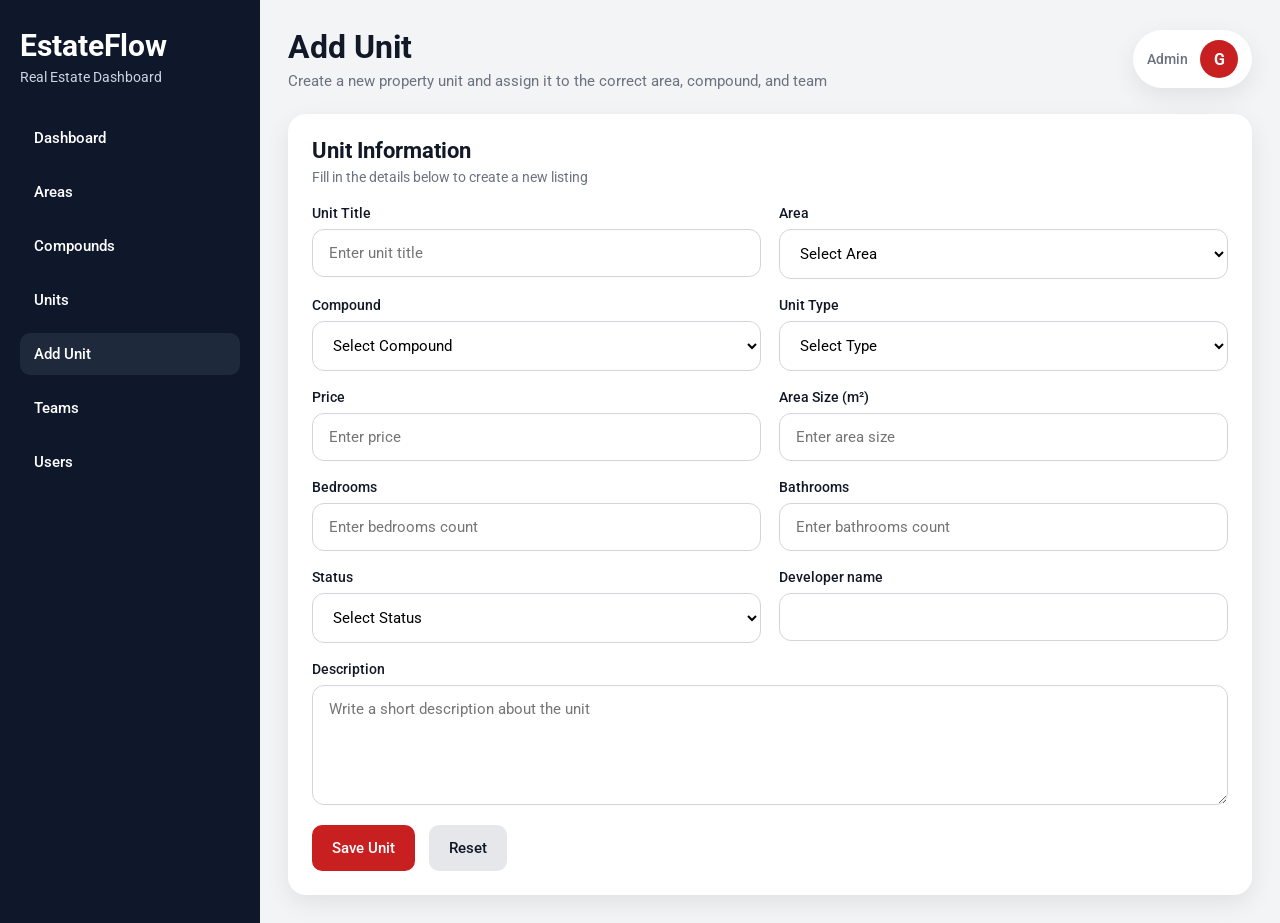
<file: add-unit.html>
<!DOCTYPE html>
<html lang="en">

<head>
  <meta charset="UTF-8" />
  <meta name="viewport" content="width=device-width, initial-scale=1.0" />
  <title>EstateFlow | Add Unit</title>

  <link rel="preconnect" href="https://fonts.googleapis.com" />
  <link rel="preconnect" href="https://fonts.gstatic.com" crossorigin />
  <link href="https://fonts.googleapis.com/css2?family=Roboto:wght@300;400;500;700&display=swap" rel="stylesheet" />

  <link rel="stylesheet" href="css/global.css" />
  <link rel="stylesheet" href="css/add-unit.css" />
</head>

<body>
  <div class="page-layout">
    <aside class="sidebar">
      <div class="sidebar-top">
        <h2 class="logo">EstateFlow</h2>
        <p class="sidebar-subtitle">Real Estate Dashboard</p>
      </div>

      <nav class="sidebar-nav">
        <ul>
          <li><a href="dashboard.html">Dashboard</a></li>
          <li><a href="areas.html">Areas</a></li>
          <li><a href="compounds.html">Compounds</a></li>
          <li><a href="units.html">Units</a></li>
          <li><a href="add-unit.html" class="active">Add Unit</a></li>
          <li><a href="teams.html">Teams</a></li>
          <li><a href="users.html">Users</a></li>
        </ul>
      </nav>
    </aside>

    <main class="main-content">
      <header class="topbar">
        <div class="topbar-text">
          <h1>Add Unit</h1>
          <p>Create a new property unit and assign it to the correct area, compound, and team</p>
        </div>

        <div class="user-box">
          <span class="user-role">Admin</span>
          <div class="user-avatar">G</div>
        </div>
      </header>

      <section class="form-section">
        <div class="section-header">
          <h2>Unit Information</h2>
          <p>Fill in the details below to create a new listing</p>
        </div>

        <form class="unit-form">
          <div class="form-grid">
            <div class="form-group">
              <label for="unit-title">Unit Title</label>
              <input type="text" id="unit-title" placeholder="Enter unit title" />
            </div>

            <div class="form-group">
              <label for="area">Area</label>
              <select id="area" class="toggle-other" data-target="other-area-group">
                <option value="">Select Area</option>
                <option value="New Cairo">New Cairo</option>
                <option value="Sheikh Zayed">Sheikh Zayed</option>
                <option value="October">October</option>
                <option value="North Coast">North Coast</option>
                <option value="other">+ Add New Area</option>
              </select>
            </div>

            <div class="form-group hidden" id="other-area-group">
              <label for="other-area">Add New Area</label>
              <input type="text" id="other-area" placeholder="Enter new area name" />
            </div>

            <div class="form-group">
              <label for="compound">Compound</label>
              <select id="compound" class="toggle-other" data-target="other-compound-group">
                <option value="">Select Compound</option>
                <option value="Mivida">Mivida</option>
                <option value="Mountain View">Mountain View</option>
                <option value="Palm Hills">Palm Hills</option>
                <option value="Marassi">Marassi</option>
                <option value="other">+ Add New Compound</option>
              </select>
            </div>

            <div class="form-group hidden" id="other-compound-group">
              <label for="other-compound">Add New Compound</label>
              <input type="text" id="other-compound" placeholder="Enter new compound name" />
            </div>

            <div class="form-group">
              <label for="unit-type">Unit Type</label>
              <select id="unit-type" class="toggle-other" data-target="other-type-group">
                <option value="">Select Type</option>
                <option value="Apartment">Apartment</option>
                <option value="Villa">Villa</option>
                <option value="Townhouse">Townhouse</option>
                <option value="Twin House">Twin House</option>
                <option value="Chalet">Chalet</option>
                <option value="Standalone">Standalone</option>
                <option value="other">+ Add New Type</option>
              </select>
            </div>

            <div class="form-group hidden" id="other-type-group">
              <label for="other-type">Add New Type</label>
              <input type="text" id="other-type" placeholder="Enter new unit type" />
            </div>

            <div class="form-group">
              <label for="price">Price</label>
              <input type="number" id="price" placeholder="Enter price" min="0" />
            </div>

            <div class="form-group">
              <label for="area-size">Area Size (m²)</label>
              <input type="number" id="area-size" placeholder="Enter area size" min="0" />
            </div>

            <div class="form-group">
              <label for="bedrooms">Bedrooms</label>
              <input type="number" id="bedrooms" placeholder="Enter bedrooms count" min="0" />
            </div>

            <div class="form-group">
              <label for="bathrooms">Bathrooms</label>
              <input type="number" id="bathrooms" placeholder="Enter bathrooms count" min="0" />
            </div>

            <div class="form-group">
              <label for="status">Status</label>
              <select id="status">
                <option value="">Select Status</option>
                <option value="Available">Available</option>
                <option value="Sold">Sold</option>
                <option value="Reserved">Reserved</option>
              </select>
            </div>

            <div class="form-group">
              <label for="team">Developer name</label>
              <input type="text">
            </div>

            <div class="form-group hidden" id="other-team-group">
              <label for="other-team">Add New Team</label>
              <input type="text" id="other-team" placeholder="Enter new team name" />
            </div>

            <div class="form-group full-width">
              <label for="description">Description</label>
              <textarea id="description" rows="5" placeholder="Write a short description about the unit"></textarea>
            </div>
          </div>

          <div class="form-actions">
            <button type="submit" class="primary-btn">Save Unit</button>
            <button type="reset" class="secondary-btn">Reset</button>
          </div>
        </form>
      </section>
    </main>
  </div>

  <script>
    document.addEventListener("DOMContentLoaded", () => {
      const toggleSelects = document.querySelectorAll('.toggle-other');

      toggleSelects.forEach(select => {
        select.addEventListener('change', (e) => {
          const targetId = e.target.getAttribute('data-target');
          const targetElement = document.getElementById(targetId);

          if (e.target.value === "other") {
            targetElement.classList.remove("hidden");
          } else {
            targetElement.classList.add("hidden");
          }
        });
      });
    });
  </script>
</body>

</html>
</file>
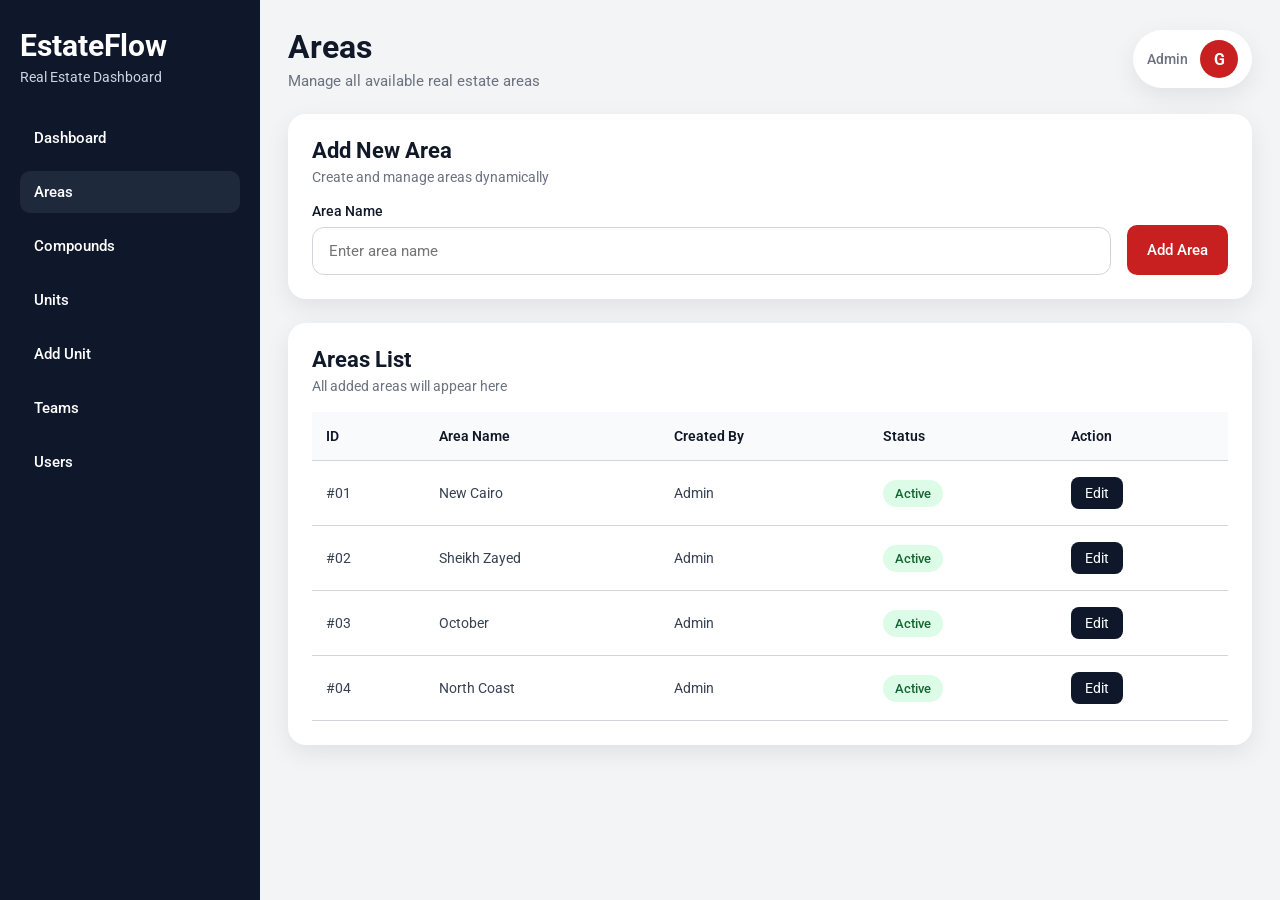
<file: areas.html>
<!DOCTYPE html>
<html lang="en">

<head>
  <meta charset="UTF-8" />
  <meta name="viewport" content="width=device-width, initial-scale=1.0" />
  <title>EstateFlow | Areas</title>

  <link rel="preconnect" href="https://fonts.googleapis.com" />
  <link rel="preconnect" href="https://fonts.gstatic.com" crossorigin />
  <link href="https://fonts.googleapis.com/css2?family=Roboto:wght@300;400;500;700&display=swap" rel="stylesheet" />

  <link rel="stylesheet" href="css/global.css" />
  <link rel="stylesheet" href="css/areas.css" />
</head>

<body>
  <div class="page-layout">
    <aside class="sidebar">
      <div class="sidebar-top">
        <h2 class="logo">EstateFlow</h2>
        <p class="sidebar-subtitle">Real Estate Dashboard</p>
      </div>

      <nav class="sidebar-nav">
        <ul>
          <li><a href="dashboard.html">Dashboard</a></li>
          <li><a href="areas.html" class="active">Areas</a></li>
          <li><a href="compounds.html">Compounds</a></li>
          <li><a href="units.html">Units</a></li>
          <li><a href="add-unit.html">Add Unit</a></li>
          <li><a href="teams.html">Teams</a></li>
          <li><a href="users.html">Users</a></li>
        </ul>
      </nav>
    </aside>

    <main class="main-content">
      <header class="topbar">
        <div class="topbar-text">
          <h1>Areas</h1>
          <p>Manage all available real estate areas</p>
        </div>

        <div class="user-box">
          <span class="user-role">Admin</span>
          <div class="user-avatar">G</div>
        </div>
      </header>

      <section class="form-section">
        <div class="section-header">
          <h2>Add New Area</h2>
          <p>Create and manage areas dynamically</p>
        </div>

        <form class="area-form">
          <div class="form-group">
            <label for="area-name">Area Name</label>
            <input type="text" id="area-name" placeholder="Enter area name" required />
          </div>

          <button type="submit" class="primary-btn">Add Area</button>
        </form>
      </section>

      <section class="table-section">
        <div class="section-header">
          <h2>Areas List</h2>
          <p>All added areas will appear here</p>
        </div>

        <div class="table-wrapper">
          <table>
            <caption class="sr-only">List of all active real estate areas</caption>
            <thead>
              <tr>
                <th>ID</th>
                <th>Area Name</th>
                <th>Created By</th>
                <th>Status</th>
                <th>Action</th>
              </tr>
            </thead>
            <tbody>
              <tr>
                <td>#01</td>
                <td>New Cairo</td>
                <td>Admin</td>
                <td><span class="status active-status">Active</span></td>
                <td><button class="table-btn">Edit</button></td>
              </tr>
              <tr>
                <td>#02</td>
                <td>Sheikh Zayed</td>
                <td>Admin</td>
                <td><span class="status active-status">Active</span></td>
                <td><button class="table-btn">Edit</button></td>
              </tr>
              <tr>
                <td>#03</td>
                <td>October</td>
                <td>Admin</td>
                <td><span class="status active-status">Active</span></td>
                <td><button class="table-btn">Edit</button></td>
              </tr>
              <tr>
                <td>#04</td>
                <td>North Coast</td>
                <td>Admin</td>
                <td><span class="status active-status">Active</span></td>
                <td><button class="table-btn">Edit</button></td>
              </tr>
            </tbody>
          </table>
        </div>
      </section>
    </main>
  </div>
</body>

</html>
</file>
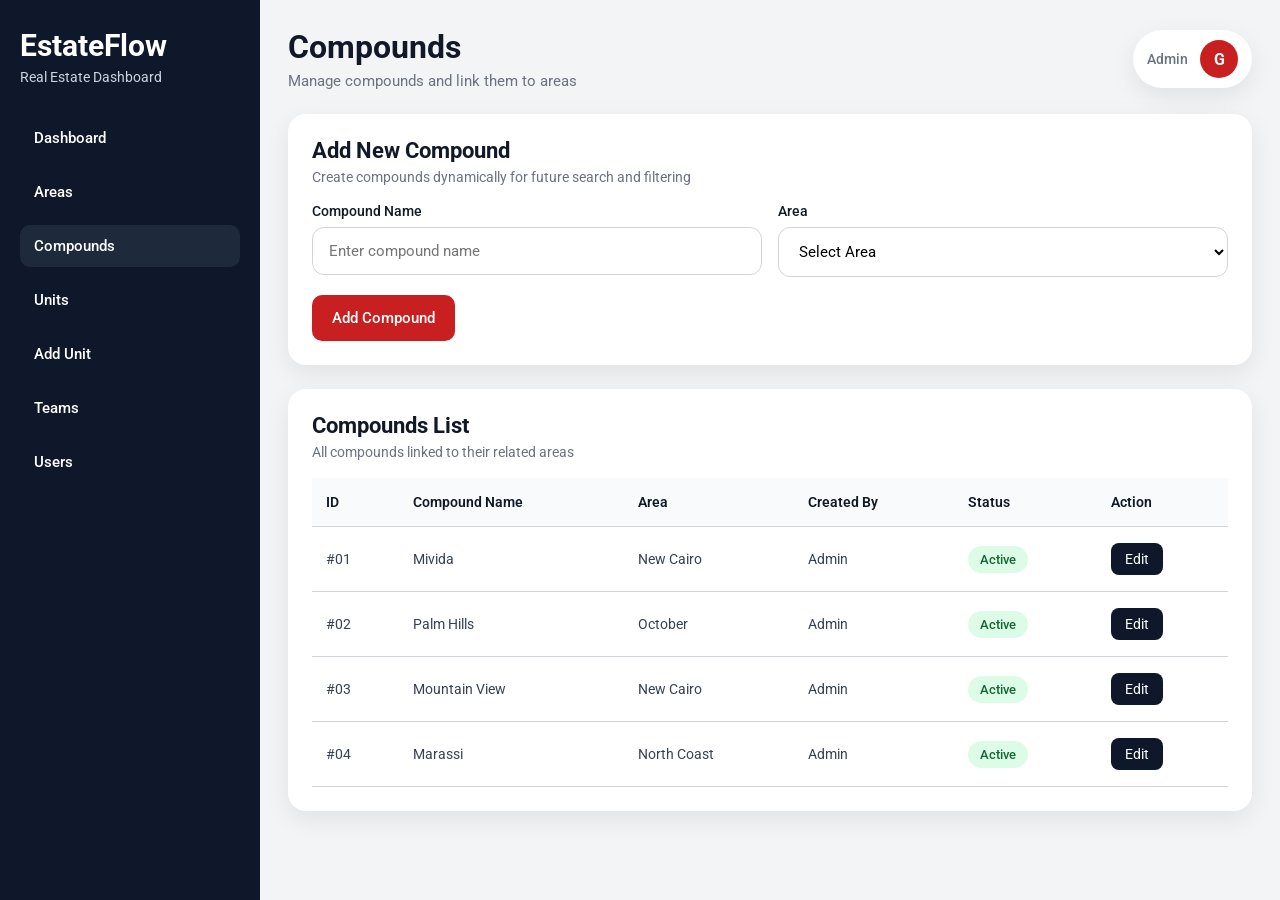
<file: compounds.html>
<!DOCTYPE html>
<html lang="en">

<head>
  <meta charset="UTF-8" />
  <meta name="viewport" content="width=device-width, initial-scale=1.0" />
  <title>EstateFlow | Compounds</title>

  <link rel="preconnect" href="https://fonts.googleapis.com" />
  <link rel="preconnect" href="https://fonts.gstatic.com" crossorigin />
  <link href="https://fonts.googleapis.com/css2?family=Roboto:wght@300;400;500;700&display=swap" rel="stylesheet" />

  <link rel="stylesheet" href="css/global.css" />
  <link rel="stylesheet" href="css/compounds.css" />
</head>

<body>
  <div class="page-layout">
    <aside class="sidebar">
      <div class="sidebar-top">
        <h2 class="logo">EstateFlow</h2>
        <p class="sidebar-subtitle">Real Estate Dashboard</p>
      </div>

      <nav class="sidebar-nav">
        <ul>
          <li><a href="dashboard.html">Dashboard</a></li>
          <li><a href="areas.html">Areas</a></li>
          <li><a href="compounds.html" class="active">Compounds</a></li>
          <li><a href="units.html">Units</a></li>
          <li><a href="add-unit.html">Add Unit</a></li>
          <li><a href="teams.html">Teams</a></li>
          <li><a href="users.html">Users</a></li>
        </ul>
      </nav>
    </aside>

    <main class="main-content">
      <header class="topbar">
        <div class="topbar-text">
          <h1>Compounds</h1>
          <p>Manage compounds and link them to areas</p>
        </div>

        <div class="user-box">
          <span class="user-role">Admin</span>
          <div class="user-avatar">G</div>
        </div>
      </header>

      <section class="form-section">
        <div class="section-header">
          <h2>Add New Compound</h2>
          <p>Create compounds dynamically for future search and filtering</p>
        </div>

        <form class="compound-form">
          <div class="form-grid">
            <div class="form-group">
              <label for="compound-name">Compound Name</label>
              <input type="text" id="compound-name" placeholder="Enter compound name" required />
            </div>

            <div class="form-group">
              <label for="area">Area</label>
              <select id="area" class="toggle-other" data-target="other-area-group">
                <option value="">Select Area</option>
                <option value="New Cairo">New Cairo</option>
                <option value="Sheikh Zayed">Sheikh Zayed</option>
                <option value="October">October</option>
                <option value="North Coast">North Coast</option>
                <option value="other">+ Add New Area</option>
              </select>
            </div>
          </div>

          <div class="form-group hidden" id="other-area-group">
            <label for="other-area">Add New Area</label>
            <input type="text" id="other-area" placeholder="Enter new area name" />
          </div>

          <button type="submit" class="primary-btn">Add Compound</button>
        </form>
      </section>

      <section class="table-section">
        <div class="section-header">
          <h2>Compounds List</h2>
          <p>All compounds linked to their related areas</p>
        </div>

        <div class="table-wrapper">
          <table>
            <caption class="sr-only">List of all active real estate compounds and their associated areas</caption>
            <thead>
              <tr>
                <th>ID</th>
                <th>Compound Name</th>
                <th>Area</th>
                <th>Created By</th>
                <th>Status</th>
                <th>Action</th>
              </tr>
            </thead>
            <tbody>
              <tr>
                <td>#01</td>
                <td>Mivida</td>
                <td>New Cairo</td>
                <td>Admin</td>
                <td><span class="status active-status">Active</span></td>
                <td><button class="table-btn">Edit</button></td>
              </tr>
              <tr>
                <td>#02</td>
                <td>Palm Hills</td>
                <td>October</td>
                <td>Admin</td>
                <td><span class="status active-status">Active</span></td>
                <td><button class="table-btn">Edit</button></td>
              </tr>
              <tr>
                <td>#03</td>
                <td>Mountain View</td>
                <td>New Cairo</td>
                <td>Admin</td>
                <td><span class="status active-status">Active</span></td>
                <td><button class="table-btn">Edit</button></td>
              </tr>
              <tr>
                <td>#04</td>
                <td>Marassi</td>
                <td>North Coast</td>
                <td>Admin</td>
                <td><span class="status active-status">Active</span></td>
                <td><button class="table-btn">Edit</button></td>
              </tr>
            </tbody>
          </table>
        </div>
      </section>
    </main>
  </div>
  <script>
    document.addEventListener("DOMContentLoaded", () => {
      const toggleSelects = document.querySelectorAll('.toggle-other');

      toggleSelects.forEach(select => {
        select.addEventListener('change', (e) => {
          const targetId = e.target.getAttribute('data-target');
          const targetElement = document.getElementById(targetId);

          if (e.target.value === "other") {
            targetElement.classList.remove("hidden");
          } else {
            targetElement.classList.add("hidden");
          }
        });
      });
    });
  </script>
</body>

</html>
</file>
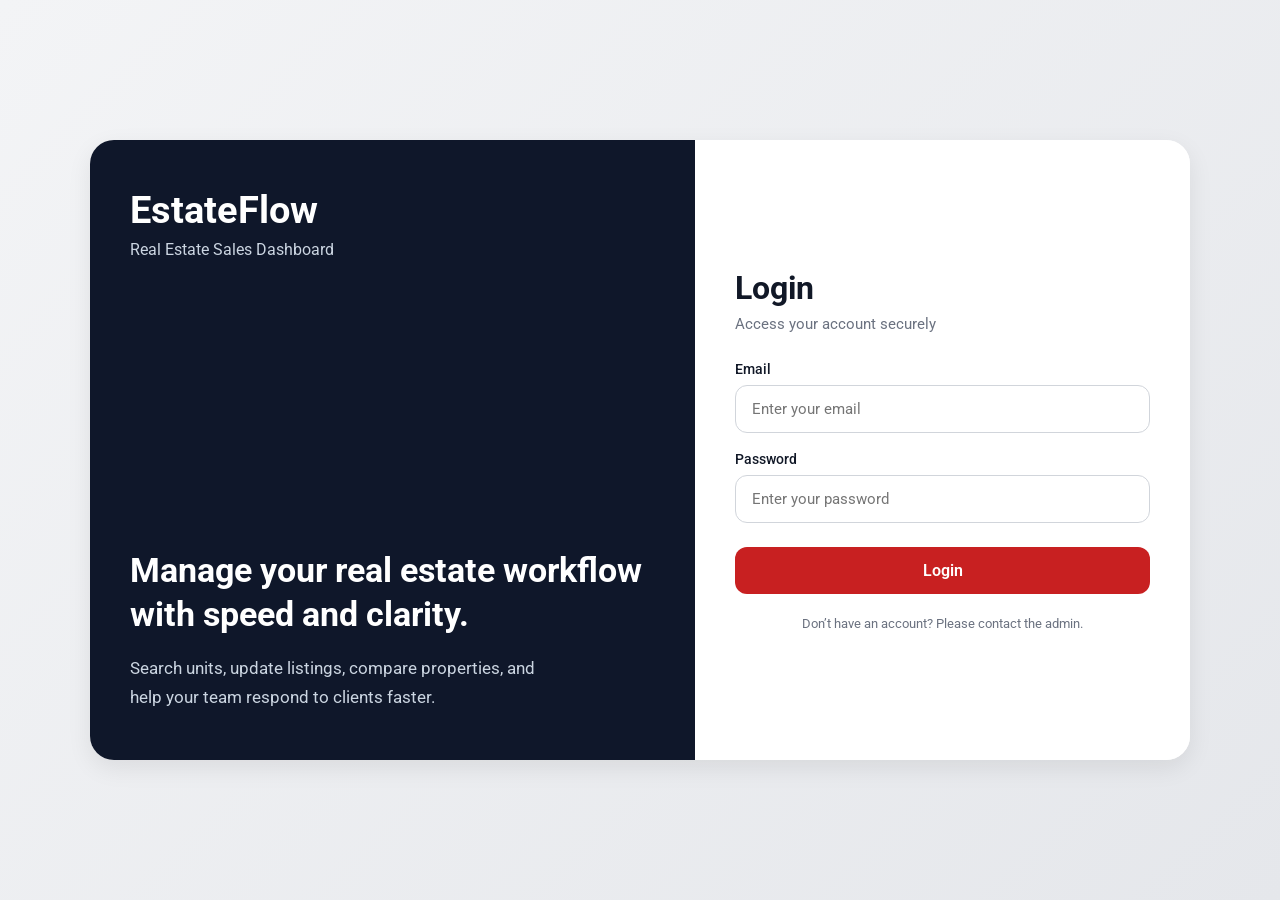
<file: login.html>
<!DOCTYPE html>
<html lang="en">
<head>
  <meta charset="UTF-8" />
  <meta name="viewport" content="width=device-width, initial-scale=1.0" />
  <title>EstateFlow | Login</title>

  <link rel="preconnect" href="https://fonts.googleapis.com" />
  <link rel="preconnect" href="https://fonts.gstatic.com" crossorigin />
  <link
    href="https://fonts.googleapis.com/css2?family=Roboto:wght@300;400;500;700&display=swap"
    rel="stylesheet"
  />

  <link rel="stylesheet" href="css/global.css" />
  <link rel="stylesheet" href="css/login.css" />
</head>
<body>
  <div class="login-page">
    <div class="login-wrapper">

      <div class="login-left">
        <div class="brand-box">
          <h1>EstateFlow</h1>
          <p>Real Estate Sales Dashboard</p>
        </div>

        <div class="login-text">
          <h2>Manage your real estate workflow with speed and clarity.</h2>
          <p>
            Search units, update listings, compare properties, and help your
            team respond to clients faster.
          </p>
        </div>
      </div>

      <div class="login-right">
        <div class="login-card">
          <div class="card-header">
            <h2>Login</h2>
            <p>Access your account securely</p>
          </div>

          <form class="login-form">
            <div class="input-group">
              <label for="email">Email</label>
              <input
                type="email"
                id="email"
                name="email"
                placeholder="Enter your email"
              />
            </div>

            <div class="input-group">
              <label for="password">Password</label>
              <input
                type="password"
                id="password"
                name="password"
                placeholder="Enter your password"
              />
            </div>

            <button type="submit" class="login-btn">Login</button>

            <p class="login-note">
              Don’t have an account? Please contact the admin.
            </p>
          </form>
        </div>
      </div>

    </div>
  </div>
</body>
</html>
</file>
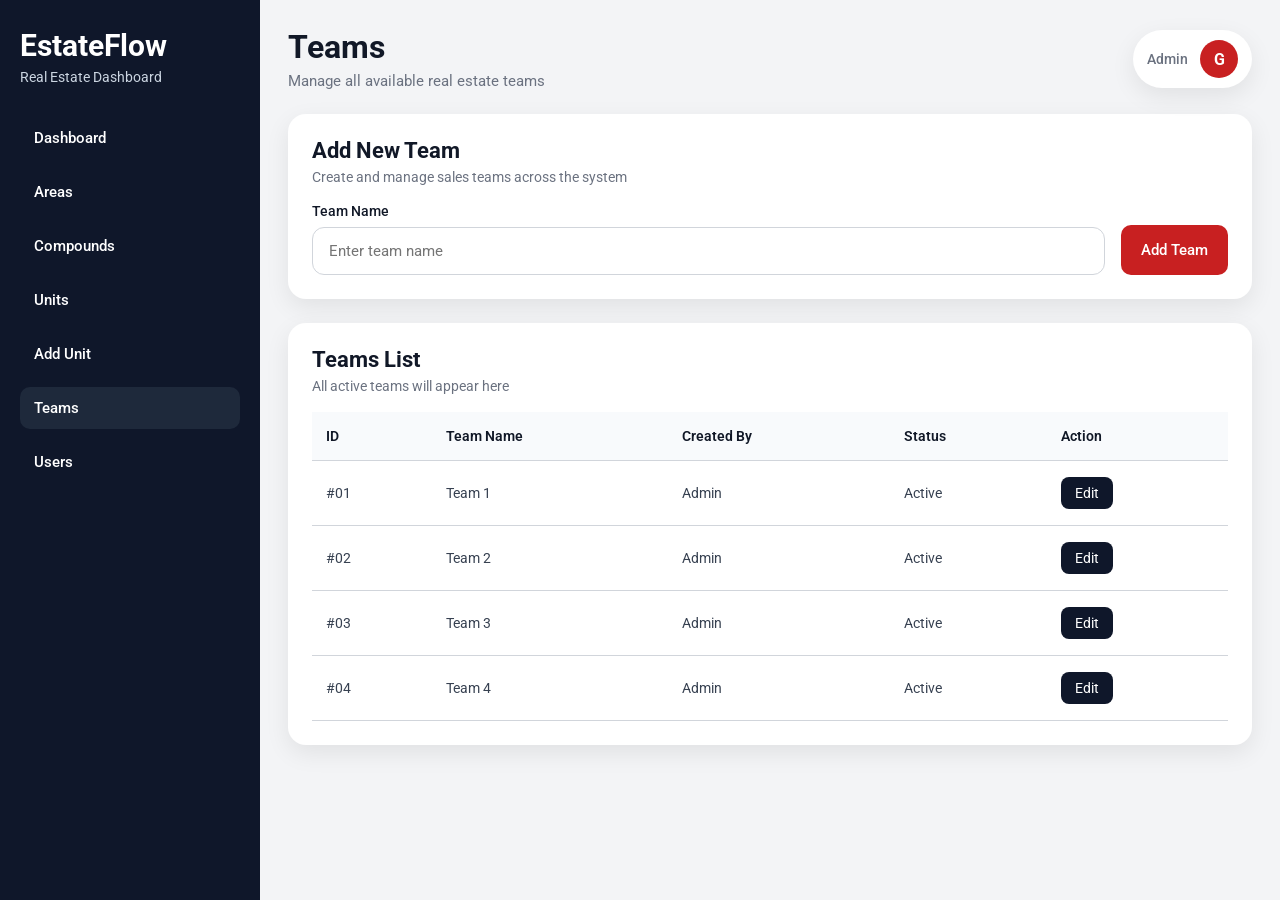
<file: teams.html>
<!DOCTYPE html>
<html lang="en">

<head>
  <meta charset="UTF-8" />
  <meta name="viewport" content="width=device-width, initial-scale=1.0" />
  <title>EstateFlow | Teams</title>

  <link rel="preconnect" href="https://fonts.googleapis.com" />
  <link rel="preconnect" href="https://fonts.gstatic.com" crossorigin />
  <link href="https://fonts.googleapis.com/css2?family=Roboto:wght@300;400;500;700&display=swap" rel="stylesheet" />

  <link rel="stylesheet" href="css/global.css" />
  <link rel="stylesheet" href="css/teams.css" />
</head>

<body>
  <div class="page-layout">
    <aside class="sidebar">
      <div class="sidebar-top">
        <h2 class="logo">EstateFlow</h2>
        <p class="sidebar-subtitle">Real Estate Dashboard</p>
      </div>

      <nav class="sidebar-nav">
        <ul>
          <li><a href="dashboard.html">Dashboard</a></li>
          <li><a href="areas.html">Areas</a></li>
          <li><a href="compounds.html">Compounds</a></li>
          <li><a href="units.html">Units</a></li>
          <li><a href="add-unit.html">Add Unit</a></li>
          <li><a href="teams.html" class="active">Teams</a></li>
          <li><a href="users.html">Users</a></li>
        </ul>
      </nav>
    </aside>

    <main class="main-content">
      <header class="topbar">
        <div class="topbar-text">
          <h1>Teams</h1>
          <p>Manage all available real estate teams</p>
        </div>

        <div class="user-box">
          <span class="user-role">Admin</span>
          <div class="user-avatar">G</div>
        </div>
      </header>

      <section class="form-section">
        <div class="section-header">
          <h2>Add New Team</h2>
          <p>Create and manage sales teams across the system</p>
        </div>

        <form class="team-form">
          <div class="form-group">
            <label for="team-name">Team Name</label>
            <input type="text" id="team-name" placeholder="Enter team name" required />
          </div>

          <button type="submit" class="primary-btn">Add Team</button>
        </form>
      </section>

      <section class="table-section">
        <div class="section-header">
          <h2>Teams List</h2>
          <p>All active teams will appear here</p>
        </div>

        <div class="table-wrapper">
          <table>
            <caption class="sr-only">List of all real estate teams</caption>
            <thead>
              <tr>
                <th>ID</th>
                <th>Team Name</th>
                <th>Created By</th>
                <th>Status</th>
                <th>Action</th>
              </tr>
            </thead>
            <tbody>
              <tr>
                <td>#01</td>
                <td>Team 1</td>
                <td>Admin</td>
                <td><span class="status active-status">Active</span></td>
                <td><button class="table-btn">Edit</button></td>
              </tr>
              <tr>
                <td>#02</td>
                <td>Team 2</td>
                <td>Admin</td>
                <td><span class="status active-status">Active</span></td>
                <td><button class="table-btn">Edit</button></td>
              </tr>
              <tr>
                <td>#03</td>
                <td>Team 3</td>
                <td>Admin</td>
                <td><span class="status active-status">Active</span></td>
                <td><button class="table-btn">Edit</button></td>
              </tr>
              <tr>
                <td>#04</td>
                <td>Team 4</td>
                <td>Admin</td>
                <td><span class="status active-status">Active</span></td>
                <td><button class="table-btn">Edit</button></td>
              </tr>
            </tbody>
          </table>
        </div>
      </section>
    </main>
  </div>
</body>

</html>
</file>
<file: css/global.css>
* {
  margin: 0;
  padding: 0;
  box-sizing: border-box;
  font-family: "Roboto", sans-serif;
}

:root {
  --primary-dark: #0f172a;
  --primary-accent: #c82021;
  --background: #f3f4f6;
  --white: #ffffff;
  --text-main: #111827;
  --text-muted: #6b7280;
  --border: #d1d5db;
  --shadow: 0 8px 24px rgba(0, 0, 0, 0.08);
  --radius-lg: 18px;
  --radius-md: 12px;
}

body {
  background-color: var(--background);
  color: var(--text-main);
}

img {
  max-width: 100%;
  display: block;
}

a {
  text-decoration: none;
  color: inherit;
}

button,
input,
select,
textarea {
  font: inherit;
}
</file>
<file: css/add-unit.css>
/* =========================================
   Utility Classes
   ========================================= */
.hidden {
  display: none !important;
}

/* =========================================
   Base Layout & Structure
   ========================================= */
.page-layout {
  display: flex;
  min-height: 100vh;
  background-color: var(--background);
}

.main-content {
  flex: 1;
  padding: 28px;
}

/* =========================================
   Sidebar
   ========================================= */
.sidebar {
  width: 260px;
  background-color: var(--primary-dark);
  color: var(--white);
  padding: 28px 20px;
  flex-shrink: 0;
}

.sidebar-top {
  margin-bottom: 32px;
}

.logo {
  font-size: 30px;
  font-weight: 700;
  margin-bottom: 6px;
}

.sidebar-subtitle {
  font-size: 14px;
  color: #cbd5e1;
}

.sidebar-nav ul {
  list-style: none;
  display: flex;
  flex-direction: column;
  gap: 12px;
  padding: 0;
  margin: 0;
}

.sidebar-nav ul li a {
  display: block;
  padding: 12px 14px;
  border-radius: 10px;
  font-size: 15px;
  font-weight: 500;
  color: var(--white);
  text-decoration: none;
  transition: background-color 0.3s ease;
}

.sidebar-nav ul li a:hover,
.sidebar-nav ul li a.active {
  background-color: #1e293b;
}

/* =========================================
   Topbar & User Box
   ========================================= */
.topbar {
  display: flex;
  justify-content: space-between;
  align-items: center;
  gap: 20px;
  flex-wrap: wrap;
  margin-bottom: 24px;
}

.topbar-text h1 {
  font-size: 32px;
  margin-bottom: 6px;
}

.topbar-text p {
  color: var(--text-muted);
  font-size: 15px;
}

.user-box {
  display: flex;
  align-items: center;
  gap: 12px;
  background-color: var(--white);
  padding: 10px 14px;
  border-radius: 999px;
  box-shadow: var(--shadow);
}

.user-role {
  font-size: 14px;
  font-weight: 500;
  color: var(--text-muted);
}

.user-avatar {
  width: 38px;
  height: 38px;
  border-radius: 50%;
  background-color: var(--primary-accent);
  color: var(--white);
  display: flex;
  align-items: center;
  justify-content: center;
  font-weight: 700;
}

/* =========================================
   Form Section
   ========================================= */
.form-section {
  background-color: var(--white);
  border-radius: var(--radius-lg);
  padding: 24px;
  box-shadow: var(--shadow);
}

.section-header {
  margin-bottom: 20px;
}

.section-header h2 {
  font-size: 22px;
  margin-bottom: 6px;
}

.section-header p {
  font-size: 14px;
  color: var(--text-muted);
}

.unit-form {
  display: flex;
  flex-direction: column;
  gap: 20px;
}

.form-grid {
  display: grid;
  grid-template-columns: repeat(2, minmax(0, 1fr));
  gap: 18px;
}

.form-group {
  display: flex;
  flex-direction: column;
  gap: 8px;
}

.form-group label {
  font-size: 14px;
  font-weight: 500;
  color: var(--text-main);
}

.form-group input,
.form-group select,
.form-group textarea {
  width: 100%;
  padding: 14px 16px;
  border: 1px solid var(--border);
  border-radius: var(--radius-md);
  outline: none;
  font-size: 15px;
  background-color: var(--white);
  transition: border-color 0.3s ease, box-shadow 0.3s ease;
  resize: vertical;
}

.form-group input:focus,
.form-group select:focus,
.form-group textarea:focus {
  border-color: var(--primary-accent);
  box-shadow: 0 0 0 3px rgba(200, 32, 33, 0.12);
}

.full-width {
  grid-column: span 2;
}

.form-actions {
  display: flex;
  gap: 14px;
  flex-wrap: wrap;
}

.primary-btn,
.secondary-btn {
  padding: 14px 20px;
  border: none;
  border-radius: 10px;
  font-size: 15px;
  font-weight: 500;
  cursor: pointer;
  transition: background-color 0.3s ease;
}

.primary-btn {
  background-color: var(--primary-accent);
  color: var(--white);
}

.primary-btn:hover {
  background-color: #a81819;
}

.secondary-btn {
  background-color: #e5e7eb;
  color: var(--text-main);
}

.secondary-btn:hover {
  background-color: #d1d5db;
}

/* =========================================
   Responsive Breakpoints
   ========================================= */

/* Tablet */
@media (max-width: 992px) {
  .page-layout {
    flex-direction: column;
  }

  .sidebar {
    width: 100%;
  }

  .sidebar-nav ul {
    flex-direction: row;
    flex-wrap: wrap;
  }

  .main-content {
    padding: 24px;
  }

  .form-grid {
    grid-template-columns: 1fr;
  }

  .full-width {
    grid-column: span 1;
  }
}

/* Mobile */
@media (max-width: 576px) {
  .sidebar {
    padding: 20px 16px;
  }

  .logo {
    font-size: 26px;
  }

  .sidebar-nav ul {
    flex-direction: column;
  }

  .main-content {
    padding: 16px;
  }

  .topbar-text h1 {
    font-size: 26px;
  }

  .topbar-text p {
    font-size: 14px;
  }

  .user-box {
    width: 100%;
    justify-content: space-between;
    border-radius: 12px;
  }

  .form-section {
    padding: 18px;
  }

  .form-actions {
    flex-direction: column;
  }

  .primary-btn,
  .secondary-btn {
    width: 100%;
  }
}
</file>
<file: css/areas.css>
/* =========================================
   Utility Classes
   ========================================= */
.sr-only {
  position: absolute;
  width: 1px;
  height: 1px;
  padding: 0;
  margin: -1px;
  overflow: hidden;
  clip: rect(0, 0, 0, 0);
  white-space: nowrap;
  border-width: 0;
}

/* =========================================
   Base Layout & Structure
   ========================================= */
.page-layout {
  display: flex;
  min-height: 100vh;
  background-color: var(--background);
}

.main-content {
  flex: 1;
  padding: 28px;
}

/* =========================================
   Sidebar
   ========================================= */
.sidebar {
  width: 260px;
  background-color: var(--primary-dark);
  color: var(--white);
  padding: 28px 20px;
  flex-shrink: 0;
}

.sidebar-top {
  margin-bottom: 32px;
}

.logo {
  font-size: 30px;
  font-weight: 700;
  margin-bottom: 6px;
}

.sidebar-subtitle {
  font-size: 14px;
  color: #cbd5e1;
}

.sidebar-nav ul {
  list-style: none;
  display: flex;
  flex-direction: column;
  gap: 12px;
  padding: 0;
  margin: 0;
}

.sidebar-nav ul li a {
  display: block;
  padding: 12px 14px;
  border-radius: 10px;
  font-size: 15px;
  font-weight: 500;
  color: var(--white);
  text-decoration: none;
  transition: background-color 0.3s ease;
}

.sidebar-nav ul li a:hover,
.sidebar-nav ul li a.active {
  background-color: #1e293b;
}

/* =========================================
   Topbar & User Box
   ========================================= */
.topbar {
  display: flex;
  justify-content: space-between;
  align-items: center;
  gap: 20px;
  flex-wrap: wrap;
  margin-bottom: 24px;
}

.topbar-text h1 {
  font-size: 32px;
  margin-bottom: 6px;
}

.topbar-text p {
  color: var(--text-muted);
  font-size: 15px;
}

.user-box {
  display: flex;
  align-items: center;
  gap: 12px;
  background-color: var(--white);
  padding: 10px 14px;
  border-radius: 999px;
  box-shadow: var(--shadow);
}

.user-role {
  font-size: 14px;
  font-weight: 500;
  color: var(--text-muted);
}

.user-avatar {
  width: 38px;
  height: 38px;
  border-radius: 50%;
  background-color: var(--primary-accent);
  color: var(--white);
  display: flex;
  align-items: center;
  justify-content: center;
  font-weight: 700;
}

/* =========================================
   Sections & Typography
   ========================================= */
.form-section,
.table-section {
  background-color: var(--white);
  border-radius: var(--radius-lg);
  padding: 24px;
  box-shadow: var(--shadow);
}

.form-section {
  margin-bottom: 24px;
}

.section-header {
  margin-bottom: 18px;
}

.section-header h2 {
  font-size: 22px;
  margin-bottom: 6px;
}

.section-header p {
  font-size: 14px;
  color: var(--text-muted);
}

/* =========================================
   Form Layout
   ========================================= */
.area-form {
  display: flex;
  gap: 16px;
  align-items: flex-end; /* Aligns button with input */
  flex-wrap: wrap;
}

.form-group {
  flex: 1;
  min-width: 260px;
  display: flex;
  flex-direction: column;
  gap: 8px;
}

.form-group label {
  font-size: 14px;
  font-weight: 500;
  color: var(--text-main);
}

.form-group input {
  width: 100%;
  padding: 14px 16px;
  border: 1px solid var(--border);
  border-radius: var(--radius-md);
  outline: none;
  font-size: 15px;
  background-color: var(--white);
  transition: border-color 0.3s ease, box-shadow 0.3s ease;
}

.form-group input:focus {
  border-color: var(--primary-accent);
  box-shadow: 0 0 0 3px rgba(200, 32, 33, 0.12);
}

.primary-btn {
  padding: 14px 20px;
  border: none;
  border-radius: 10px;
  background-color: var(--primary-accent);
  color: var(--white);
  font-size: 15px;
  font-weight: 500;
  cursor: pointer;
  transition: background-color 0.3s ease;
  height: 50px; /* Aligns with input field */
}

.primary-btn:hover {
  background-color: #a81819;
}

/* =========================================
   Table Layout
   ========================================= */
.table-wrapper {
  overflow-x: auto;
}

table {
  width: 100%;
  border-collapse: collapse;
  min-width: 700px;
}

thead {
  background-color: #f8fafc;
}

th,
td {
  padding: 16px 14px;
  text-align: left;
  border-bottom: 1px solid var(--border);
}

th {
  font-size: 14px;
  font-weight: 600;
  color: var(--text-main);
}

td {
  font-size: 14px;
  color: #374151;
}

/* Status Badges */
.status {
  display: inline-block;
  padding: 6px 12px;
  border-radius: 999px;
  font-size: 13px;
  font-weight: 500;
}

.active-status {
  background-color: #dcfce7;
  color: #166534;
}

/* Table Actions */
.table-btn {
  padding: 8px 14px;
  border: none;
  border-radius: 8px;
  background-color: var(--primary-dark);
  color: var(--white);
  cursor: pointer;
  font-size: 14px;
  transition: background-color 0.3s ease;
}

.table-btn:hover {
  background-color: #1e293b;
}

/* =========================================
   Responsive Breakpoints
   ========================================= */

/* Tablet */
@media (max-width: 992px) {
  .page-layout {
    flex-direction: column;
  }

  .sidebar {
    width: 100%;
  }

  .sidebar-nav ul {
    flex-direction: row;
    flex-wrap: wrap;
  }

  .main-content {
    padding: 24px;
  }
}

/* Mobile */
@media (max-width: 576px) {
  .sidebar {
    padding: 20px 16px;
  }

  .logo {
    font-size: 26px;
  }

  .sidebar-nav ul {
    flex-direction: column;
  }

  .main-content {
    padding: 16px;
  }

  .topbar-text h1 {
    font-size: 26px;
  }

  .user-box {
    width: 100%;
    justify-content: space-between;
    border-radius: 12px;
  }

  .form-section,
  .table-section {
    padding: 18px;
  }

  .area-form {
    flex-direction: column;
    align-items: stretch;
  }

  .primary-btn {
    width: 100%;
    height: auto; /* Reset height for stacked layout */
  }
}
</file>
<file: css/compounds.css>
/* =========================================
   Utility Classes
   ========================================= */
.sr-only {
  position: absolute;
  width: 1px;
  height: 1px;
  padding: 0;
  margin: -1px;
  overflow: hidden;
  clip: rect(0, 0, 0, 0);
  white-space: nowrap;
  border-width: 0;
}

.hidden {
  display: none !important;
}

/* =========================================
   Base Layout & Structure
   ========================================= */
.page-layout {
  display: flex;
  min-height: 100vh;
  background-color: var(--background);
}

.main-content {
  flex: 1;
  padding: 28px;
}

/* =========================================
   Sidebar
   ========================================= */
.sidebar {
  width: 260px;
  background-color: var(--primary-dark);
  color: var(--white);
  padding: 28px 20px;
  flex-shrink: 0;
}

.sidebar-top {
  margin-bottom: 32px;
}

.logo {
  font-size: 30px;
  font-weight: 700;
  margin-bottom: 6px;
}

.sidebar-subtitle {
  font-size: 14px;
  color: #cbd5e1;
}

.sidebar-nav ul {
  list-style: none;
  display: flex;
  flex-direction: column;
  gap: 12px;
  padding: 0;
  margin: 0;
}

.sidebar-nav ul li a {
  display: block;
  padding: 12px 14px;
  border-radius: 10px;
  font-size: 15px;
  font-weight: 500;
  color: var(--white);
  text-decoration: none;
  transition: background-color 0.3s ease;
}

.sidebar-nav ul li a:hover,
.sidebar-nav ul li a.active {
  background-color: #1e293b;
}

/* =========================================
   Topbar & User Box
   ========================================= */
.topbar {
  display: flex;
  justify-content: space-between;
  align-items: center;
  gap: 20px;
  flex-wrap: wrap;
  margin-bottom: 24px;
}

.topbar-text h1 {
  font-size: 32px;
  margin-bottom: 6px;
}

.topbar-text p {
  color: var(--text-muted);
  font-size: 15px;
}

.user-box {
  display: flex;
  align-items: center;
  gap: 12px;
  background-color: var(--white);
  padding: 10px 14px;
  border-radius: 999px;
  box-shadow: var(--shadow);
}

.user-role {
  font-size: 14px;
  font-weight: 500;
  color: var(--text-muted);
}

.user-avatar {
  width: 38px;
  height: 38px;
  border-radius: 50%;
  background-color: var(--primary-accent);
  color: var(--white);
  display: flex;
  align-items: center;
  justify-content: center;
  font-weight: 700;
}

/* =========================================
   Sections & Typography
   ========================================= */
.form-section,
.table-section {
  background-color: var(--white);
  border-radius: var(--radius-lg);
  padding: 24px;
  box-shadow: var(--shadow);
}

.form-section {
  margin-bottom: 24px;
}

.section-header {
  margin-bottom: 18px;
}

.section-header h2 {
  font-size: 22px;
  margin-bottom: 6px;
}

.section-header p {
  font-size: 14px;
  color: var(--text-muted);
}

/* =========================================
   Form Layout
   ========================================= */
.compound-form {
  display: flex;
  flex-direction: column;
  gap: 18px;
}

.form-grid {
  display: grid;
  grid-template-columns: repeat(2, minmax(0, 1fr));
  gap: 16px;
}

.form-group {
  display: flex;
  flex-direction: column;
  gap: 8px;
}

.form-group label {
  font-size: 14px;
  font-weight: 500;
  color: var(--text-main);
}

.form-group input,
.form-group select {
  width: 100%;
  padding: 14px 16px;
  border: 1px solid var(--border);
  border-radius: var(--radius-md);
  outline: none;
  font-size: 15px;
  background-color: var(--white);
  transition: border-color 0.3s ease, box-shadow 0.3s ease;
}

.form-group input:focus,
.form-group select:focus {
  border-color: var(--primary-accent);
  box-shadow: 0 0 0 3px rgba(200, 32, 33, 0.12);
}

.primary-btn {
  align-self: flex-start;
  padding: 14px 20px;
  border: none;
  border-radius: 10px;
  background-color: var(--primary-accent);
  color: var(--white);
  font-size: 15px;
  font-weight: 500;
  cursor: pointer;
  transition: background-color 0.3s ease;
}

.primary-btn:hover {
  background-color: #a81819;
}

/* =========================================
   Table Layout
   ========================================= */
.table-wrapper {
  overflow-x: auto;
}

table {
  width: 100%;
  border-collapse: collapse;
  min-width: 760px;
}

thead {
  background-color: #f8fafc;
}

th,
td {
  padding: 16px 14px;
  text-align: left;
  border-bottom: 1px solid var(--border);
}

th {
  font-size: 14px;
  font-weight: 600;
  color: var(--text-main);
}

td {
  font-size: 14px;
  color: #374151;
}

/* Status Badges */
.status {
  display: inline-block;
  padding: 6px 12px;
  border-radius: 999px;
  font-size: 13px;
  font-weight: 500;
}

.active-status {
  background-color: #dcfce7;
  color: #166534;
}

/* Table Actions */
.table-btn {
  padding: 8px 14px;
  border: none;
  border-radius: 8px;
  background-color: var(--primary-dark);
  color: var(--white);
  cursor: pointer;
  font-size: 14px;
  transition: background-color 0.3s ease;
}

.table-btn:hover {
  background-color: #1e293b;
}

/* =========================================
   Responsive Breakpoints
   ========================================= */

/* Tablet */
@media (max-width: 992px) {
  .page-layout {
    flex-direction: column;
  }

  .sidebar {
    width: 100%;
  }

  .sidebar-nav ul {
    flex-direction: row;
    flex-wrap: wrap;
  }

  .main-content {
    padding: 24px;
  }

  .form-grid {
    grid-template-columns: 1fr;
  }
}

/* Mobile */
@media (max-width: 576px) {
  .sidebar {
    padding: 20px 16px;
  }

  .logo {
    font-size: 26px;
  }

  .sidebar-nav ul {
    flex-direction: column;
  }

  .main-content {
    padding: 16px;
  }

  .topbar-text h1 {
    font-size: 26px;
  }

  .user-box {
    width: 100%;
    justify-content: space-between;
    border-radius: 12px;
  }

  .form-section,
  .table-section {
    padding: 18px;
  }

  .primary-btn {
    width: 100%;
    align-self: stretch;
  }
}
</file>
<file: css/login.css>
.login-page {
  min-height: 100vh;
  display: flex;
  align-items: center;
  justify-content: center;
  padding: 24px;
  background: linear-gradient(135deg, #f3f4f6, #e5e7eb);
}

.login-wrapper {
  width: 100%;
  max-width: 1100px;
  min-height: 620px;
  display: grid;
  grid-template-columns: 1.1fr 0.9fr;
  background-color: var(--white);
  border-radius: 24px;
  overflow: hidden;
  box-shadow: var(--shadow);
}

.login-left {
  background-color: var(--primary-dark);
  color: var(--white);
  padding: 48px 40px;
  display: flex;
  flex-direction: column;
  justify-content: space-between;
}

.brand-box h1 {
  font-size: 38px;
  font-weight: 700;
  margin-bottom: 8px;
}

.brand-box p {
  font-size: 16px;
  color: #cbd5e1;
}

.login-text h2 {
  font-size: 34px;
  line-height: 1.3;
  margin-bottom: 18px;
}

.login-text p {
  max-width: 420px;
  font-size: 17px;
  line-height: 1.7;
  color: #cbd5e1;
}

.login-right {
  background-color: var(--white);
  display: flex;
  align-items: center;
  justify-content: center;
  padding: 48px 40px;
}

.login-card {
  width: 100%;
  max-width: 420px;
}

.card-header {
  margin-bottom: 28px;
}

.card-header h2 {
  font-size: 32px;
  margin-bottom: 8px;
  color: var(--text-main);
}

.card-header p {
  font-size: 15px;
  color: var(--text-muted);
}

.login-form {
  display: flex;
  flex-direction: column;
  gap: 18px;
}

.input-group {
  display: flex;
  flex-direction: column;
  gap: 8px;
}

.input-group label {
  font-size: 14px;
  font-weight: 500;
  color: var(--text-main);
}

.input-group input {
  width: 100%;
  padding: 14px 16px;
  border: 1px solid var(--border);
  border-radius: var(--radius-md);
  outline: none;
  font-size: 15px;
  transition: 0.3s ease;
  background-color: var(--white);
}

.input-group input:focus {
  border-color: var(--primary-accent);
  box-shadow: 0 0 0 3px rgba(200, 32, 33, 0.12);
}

.login-btn {
  margin-top: 6px;
  padding: 14px 18px;
  border: none;
  border-radius: var(--radius-md);
  background-color: var(--primary-accent);
  color: var(--white);
  font-size: 16px;
  font-weight: 600;
  cursor: pointer;
  transition: 0.3s ease;
}

.login-btn:hover {
  background: #a81819;
  transform: translateY(-2px);
  box-shadow: 0 4px 12px rgba(0, 0, 0, 0.15);
}

.login-note {
  margin-top: 4px;
  font-size: 13px;
  color: var(--text-muted);
  text-align: center;
}

/* Tablet */
@media (max-width: 992px) {
  .login-wrapper {
    grid-template-columns: 1fr;
    min-height: auto;
  }

  .login-left {
    padding: 36px 28px;
    gap: 32px;
  }

  .login-right {
    padding: 36px 28px;
  }

  .brand-box h1 {
    font-size: 32px;
  }

  .login-text h2 {
    font-size: 28px;
  }
}

/* Mobile */
@media (max-width: 576px) {
  .login-page {
    padding: 16px;
  }

  .login-wrapper {
    border-radius: 18px;
  }

  .login-left,
  .login-right {
    padding: 24px 18px;
  }

  .brand-box h1 {
    font-size: 28px;
  }

  .brand-box p {
    font-size: 14px;
  }

  .login-text h2 {
    font-size: 24px;
  }

  .login-text p {
    font-size: 15px;
  }

  .card-header h2 {
    font-size: 26px;
  }

  .card-header p {
    font-size: 14px;
  }

  .input-group input {
    padding: 13px 14px;
    font-size: 14px;
  }

  .login-btn {
    padding: 13px 16px;
    font-size: 15px;
  }
}
input:focus{
outline:none;
border:1px solid #c82021;
box-shadow:0 0 0 2px rgba(200,32,33,0.1);
}
</file>
<file: css/teams.css>
/* =========================================
   Utility Classes
   ========================================= */
.sr-only {
  position: absolute;
  width: 1px;
  height: 1px;
  padding: 0;
  margin: -1px;
  overflow: hidden;
  clip: rect(0, 0, 0, 0);
  white-space: nowrap;
  border-width: 0;
}

/* =========================================
   Base Layout & Structure
   ========================================= */
.page-layout {
  display: flex;
  min-height: 100vh;
  background-color: var(--background);
}

.main-content {
  flex: 1;
  padding: 28px;
}

/* =========================================
   Sidebar
   ========================================= */
.sidebar {
  width: 260px;
  background-color: var(--primary-dark);
  color: var(--white);
  padding: 28px 20px;
  flex-shrink: 0;
}

.sidebar-top {
  margin-bottom: 32px;
}

.logo {
  font-size: 30px;
  font-weight: 700;
  margin-bottom: 6px;
}

.sidebar-subtitle {
  font-size: 14px;
  color: #cbd5e1;
}

.sidebar-nav ul {
  list-style: none;
  display: flex;
  flex-direction: column;
  gap: 12px;
  padding: 0;
  margin: 0;
}

.sidebar-nav ul li a {
  display: block;
  padding: 12px 14px;
  border-radius: 10px;
  font-size: 15px;
  font-weight: 500;
  color: var(--white);
  text-decoration: none;
  transition: background-color 0.3s ease;
}

.sidebar-nav ul li a:hover,
.sidebar-nav ul li a.active {
  background-color: #1e293b;
}

/* =========================================
   Topbar & User Box
   ========================================= */
.topbar {
  display: flex;
  justify-content: space-between;
  align-items: center;
  gap: 20px;
  flex-wrap: wrap;
  margin-bottom: 24px;
}

.topbar-text h1 {
  font-size: 32px;
  margin-bottom: 6px;
}

.topbar-text p {
  color: var(--text-muted);
  font-size: 15px;
}

.user-box {
  display: flex;
  align-items: center;
  gap: 12px;
  background-color: var(--white);
  padding: 10px 14px;
  border-radius: 999px;
  box-shadow: var(--shadow);
}

.user-role {
  font-size: 14px;
  font-weight: 500;
  color: var(--text-muted);
}

.user-avatar {
  width: 38px;
  height: 38px;
  border-radius: 50%;
  background-color: var(--primary-accent);
  color: var(--white);
  display: flex;
  align-items: center;
  justify-content: center;
  font-weight: 700;
}

/* =========================================
   Sections & Typography
   ========================================= */
.form-section,
.table-section {
  background-color: var(--white);
  border-radius: var(--radius-lg);
  padding: 24px;
  box-shadow: var(--shadow);
}

.form-section {
  margin-bottom: 24px;
}

.section-header {
  margin-bottom: 18px;
}

.section-header h2 {
  font-size: 22px;
  margin-bottom: 6px;
}

.section-header p {
  font-size: 14px;
  color: var(--text-muted);
}

/* =========================================
   Form Layout
   ========================================= */
.team-form {
  display: flex;
  gap: 16px;
  align-items: flex-end; /* Aligns the button with the input fields */
  flex-wrap: wrap;
}

.form-group {
  flex: 1;
  min-width: 260px;
  display: flex;
  flex-direction: column;
  gap: 8px;
}

.form-group label {
  font-size: 14px;
  font-weight: 500;
  color: var(--text-main);
}

.form-group input,
.form-group select {
  width: 100%;
  padding: 14px 16px;
  border: 1px solid var(--border);
  border-radius: var(--radius-md);
  outline: none;
  font-size: 15px;
  background-color: var(--white);
  transition: border-color 0.3s ease, box-shadow 0.3s ease;
}

.form-group input:focus,
.form-group select:focus {
  border-color: var(--primary-accent);
  box-shadow: 0 0 0 3px rgba(200, 32, 33, 0.12);
}

.primary-btn {
  padding: 14px 20px;
  border: none;
  border-radius: 10px;
  background-color: var(--primary-accent);
  color: var(--white);
  font-size: 15px;
  font-weight: 500;
  cursor: pointer;
  transition: background-color 0.3s ease;
  height: 50px; /* Matches standard input height so they align perfectly */
}

.primary-btn:hover {
  background-color: #a81819;
}

/* =========================================
   Table Layout
   ========================================= */
.table-wrapper {
  overflow-x: auto;
}

table {
  width: 100%;
  border-collapse: collapse;
  min-width: 760px;
}

thead {
  background-color: #f8fafc;
}

th,
td {
  padding: 16px 14px;
  text-align: left;
  border-bottom: 1px solid var(--border);
}

th {
  font-size: 14px;
  font-weight: 600;
  color: var(--text-main);
}

td {
  font-size: 14px;
  color: #374151;
}

.table-btn {
  padding: 8px 14px;
  border: none;
  border-radius: 8px;
  background-color: var(--primary-dark);
  color: var(--white);
  cursor: pointer;
  font-size: 14px;
  transition: background-color 0.3s ease;
}

.table-btn:hover {
  background-color: #1e293b;
}

/* =========================================
   Responsive Breakpoints
   ========================================= */

/* Tablet */
@media (max-width: 992px) {
  .page-layout {
    flex-direction: column;
  }

  .sidebar {
    width: 100%;
  }

  .sidebar-nav ul {
    flex-direction: row;
    flex-wrap: wrap;
  }

  .main-content {
    padding: 24px;
  }
}

/* Mobile */
@media (max-width: 576px) {
  .sidebar {
    padding: 20px 16px;
  }

  .logo {
    font-size: 26px;
  }

  .sidebar-nav ul {
    flex-direction: column;
  }

  .main-content {
    padding: 16px;
  }

  .topbar-text h1 {
    font-size: 26px;
  }

  .user-box {
    width: 100%;
    justify-content: space-between;
    border-radius: 12px;
  }

  .form-section,
  .table-section {
    padding: 18px;
  }
  
  .team-form {
    flex-direction: column;
    align-items: stretch;
  }

  .primary-btn {
    width: 100%;
  }
}
</file>
